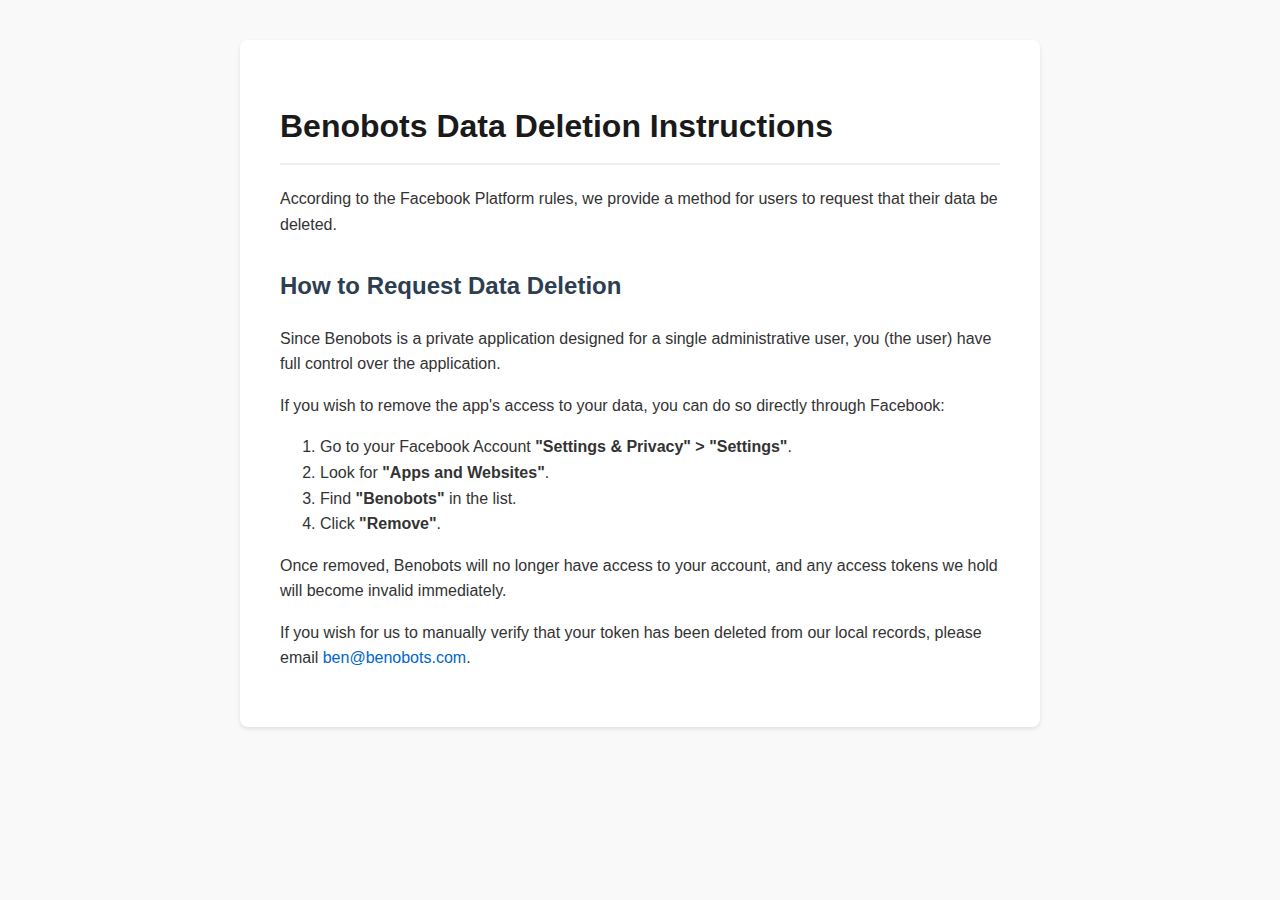
<file: deletion.html>
<!DOCTYPE html>
<html lang="en">
<head>
    <meta charset="UTF-8">
    <meta name="viewport" content="width=device-width, initial-scale=1.0">
    <title>Data Deletion Instructions - Benobots</title>
    <style>
        body {
            font-family: -apple-system, BlinkMacSystemFont, "Segoe UI", Roboto, Helvetica, Arial, sans-serif;
            line-height: 1.6;
            color: #333;
            max-width: 800px;
            margin: 0 auto;
            padding: 40px 20px;
            background-color: #f9f9f9;
        }
        .container {
            background-color: #ffffff;
            padding: 40px;
            border-radius: 8px;
            box-shadow: 0 2px 4px rgba(0,0,0,0.1);
        }
        h1 { color: #1a1a1a; border-bottom: 2px solid #eee; padding-bottom: 10px; }
        h2 { color: #2c3e50; margin-top: 30px; }
        a { color: #0066cc; text-decoration: none; }
    </style>
</head>
<body>
    <div class="container">
        <h1>Benobots Data Deletion Instructions</h1>
        <p>According to the Facebook Platform rules, we provide a method for users to request that their data be deleted.</p>

        <h2>How to Request Data Deletion</h2>
        <p>Since Benobots is a private application designed for a single administrative user, you (the user) have full control over the application.</p>
        
        <p>If you wish to remove the app's access to your data, you can do so directly through Facebook:</p>
        <ol>
            <li>Go to your Facebook Account <strong>"Settings & Privacy" > "Settings"</strong>.</li>
            <li>Look for <strong>"Apps and Websites"</strong>.</li>
            <li>Find <strong>"Benobots"</strong> in the list.</li>
            <li>Click <strong>"Remove"</strong>.</li>
        </ol>

        <p>Once removed, Benobots will no longer have access to your account, and any access tokens we hold will become invalid immediately.</p>
        
        <p>If you wish for us to manually verify that your token has been deleted from our local records, please email <a href="mailto:ben@benobots.com">ben@benobots.com</a>.</p>
    </div>
</body>
</html>
</file>
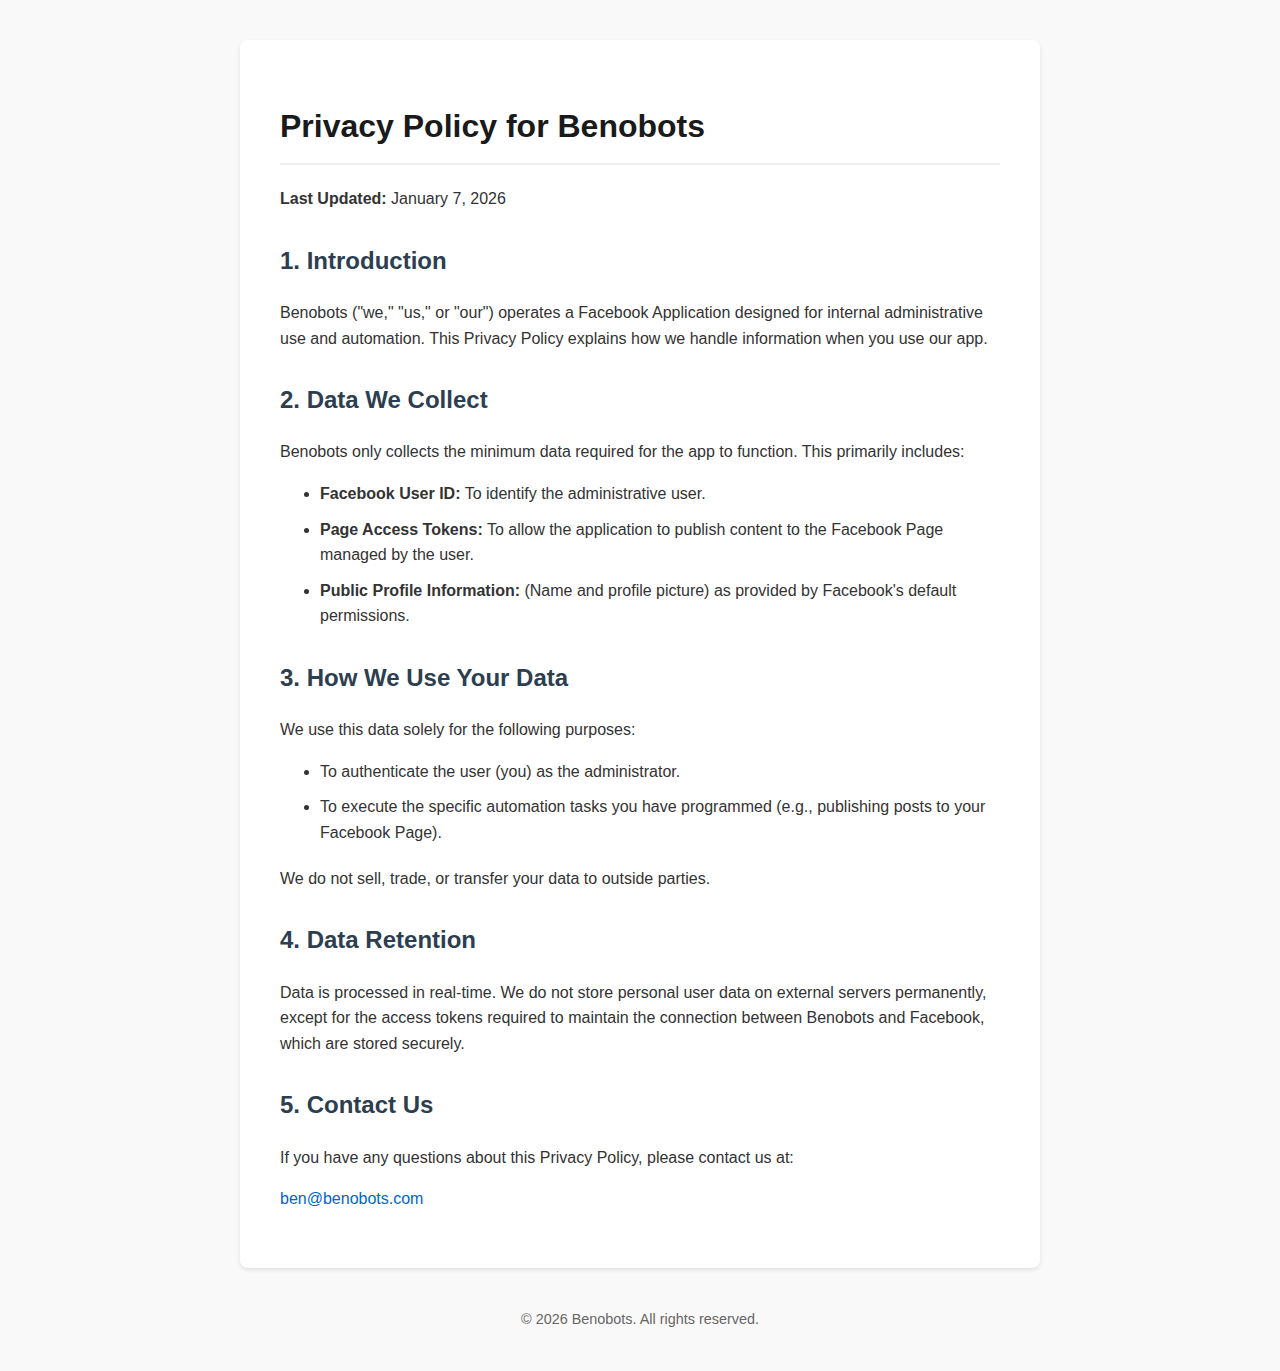
<file: privacy.html>
<!DOCTYPE html>
<html lang="en">
<head>
    <meta charset="UTF-8">
    <meta name="viewport" content="width=device-width, initial-scale=1.0">
    <title>Privacy Policy - Benobots</title>
    <style>
        body {
            font-family: -apple-system, BlinkMacSystemFont, "Segoe UI", Roboto, Helvetica, Arial, sans-serif;
            line-height: 1.6;
            color: #333;
            max-width: 800px;
            margin: 0 auto;
            padding: 40px 20px;
            background-color: #f9f9f9;
        }
        .container {
            background-color: #ffffff;
            padding: 40px;
            border-radius: 8px;
            box-shadow: 0 2px 4px rgba(0,0,0,0.1);
        }
        h1 {
            color: #1a1a1a;
            border-bottom: 2px solid #eee;
            padding-bottom: 10px;
        }
        h2 {
            color: #2c3e50;
            margin-top: 30px;
        }
        ul {
            margin-bottom: 20px;
        }
        li {
            margin-bottom: 10px;
        }
        a {
            color: #0066cc;
            text-decoration: none;
        }
        a:hover {
            text-decoration: underline;
        }
        .footer {
            margin-top: 40px;
            font-size: 0.9em;
            color: #666;
            text-align: center;
        }
    </style>
</head>
<body>

    <div class="container">
        <h1>Privacy Policy for Benobots</h1>
        <p><strong>Last Updated:</strong> January 7, 2026</p>

        <h2>1. Introduction</h2>
        <p>Benobots ("we," "us," or "our") operates a Facebook Application designed for internal administrative use and automation. This Privacy Policy explains how we handle information when you use our app.</p>

        <h2>2. Data We Collect</h2>
        <p>Benobots only collects the minimum data required for the app to function. This primarily includes:</p>
        <ul>
            <li><strong>Facebook User ID:</strong> To identify the administrative user.</li>
            <li><strong>Page Access Tokens:</strong> To allow the application to publish content to the Facebook Page managed by the user.</li>
            <li><strong>Public Profile Information:</strong> (Name and profile picture) as provided by Facebook's default permissions.</li>
        </ul>

        <h2>3. How We Use Your Data</h2>
        <p>We use this data solely for the following purposes:</p>
        <ul>
            <li>To authenticate the user (you) as the administrator.</li>
            <li>To execute the specific automation tasks you have programmed (e.g., publishing posts to your Facebook Page).</li>
        </ul>
        <p>We do not sell, trade, or transfer your data to outside parties.</p>

        <h2>4. Data Retention</h2>
        <p>Data is processed in real-time. We do not store personal user data on external servers permanently, except for the access tokens required to maintain the connection between Benobots and Facebook, which are stored securely.</p>

        <h2>5. Contact Us</h2>
        <p>If you have any questions about this Privacy Policy, please contact us at:</p>
        <p><a href="mailto:ben@benobots.com">ben@benobots.com</a></p>
    </div>

    <div class="footer">
        &copy; 2026 Benobots. All rights reserved.
    </div>

</body>
</html>
</file>
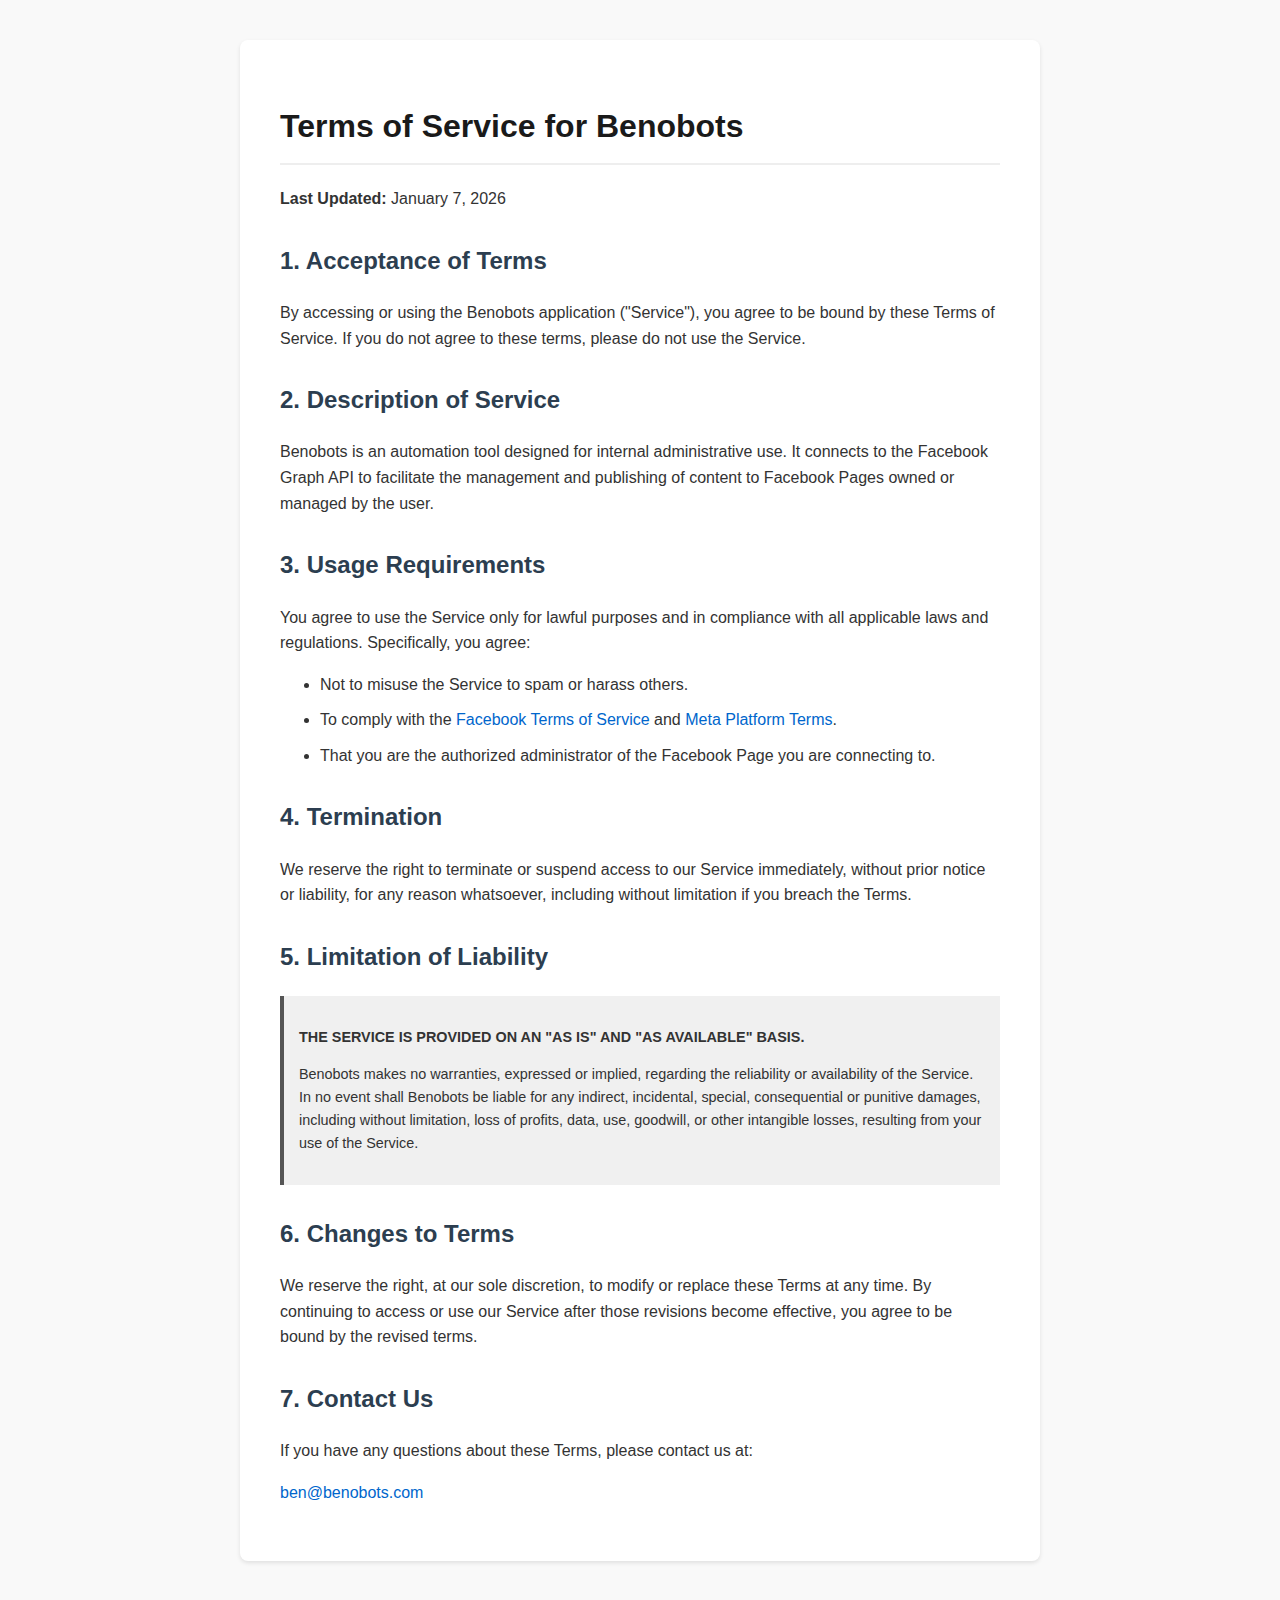
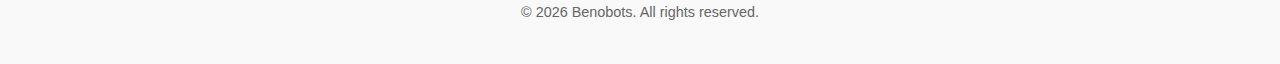
<file: terms.html>
<!DOCTYPE html>
<html lang="en">
<head>
    <meta charset="UTF-8">
    <meta name="viewport" content="width=device-width, initial-scale=1.0">
    <title>Terms of Service - Benobots</title>
    <style>
        body {
            font-family: -apple-system, BlinkMacSystemFont, "Segoe UI", Roboto, Helvetica, Arial, sans-serif;
            line-height: 1.6;
            color: #333;
            max-width: 800px;
            margin: 0 auto;
            padding: 40px 20px;
            background-color: #f9f9f9;
        }
        .container {
            background-color: #ffffff;
            padding: 40px;
            border-radius: 8px;
            box-shadow: 0 2px 4px rgba(0,0,0,0.1);
        }
        h1 { color: #1a1a1a; border-bottom: 2px solid #eee; padding-bottom: 10px; }
        h2 { color: #2c3e50; margin-top: 30px; }
        ul { margin-bottom: 20px; }
        li { margin-bottom: 10px; }
        a { color: #0066cc; text-decoration: none; }
        a:hover { text-decoration: underline; }
        .footer { margin-top: 40px; font-size: 0.9em; color: #666; text-align: center; }
        .disclaimer { background-color: #f0f0f0; padding: 15px; border-left: 4px solid #555; font-size: 0.9em; }
    </style>
</head>
<body>

    <div class="container">
        <h1>Terms of Service for Benobots</h1>
        <p><strong>Last Updated:</strong> January 7, 2026</p>

        <h2>1. Acceptance of Terms</h2>
        <p>By accessing or using the Benobots application ("Service"), you agree to be bound by these Terms of Service. If you do not agree to these terms, please do not use the Service.</p>

        <h2>2. Description of Service</h2>
        <p>Benobots is an automation tool designed for internal administrative use. It connects to the Facebook Graph API to facilitate the management and publishing of content to Facebook Pages owned or managed by the user.</p>

        <h2>3. Usage Requirements</h2>
        <p>You agree to use the Service only for lawful purposes and in compliance with all applicable laws and regulations. Specifically, you agree:</p>
        <ul>
            <li>Not to misuse the Service to spam or harass others.</li>
            <li>To comply with the <a href="https://www.facebook.com/terms.php" target="_blank">Facebook Terms of Service</a> and <a href="https://developers.facebook.com/terms/" target="_blank">Meta Platform Terms</a>.</li>
            <li>That you are the authorized administrator of the Facebook Page you are connecting to.</li>
        </ul>

        <h2>4. Termination</h2>
        <p>We reserve the right to terminate or suspend access to our Service immediately, without prior notice or liability, for any reason whatsoever, including without limitation if you breach the Terms.</p>

        <h2>5. Limitation of Liability</h2>
        <div class="disclaimer">
            <p><strong>THE SERVICE IS PROVIDED ON AN "AS IS" AND "AS AVAILABLE" BASIS.</strong></p>
            <p>Benobots makes no warranties, expressed or implied, regarding the reliability or availability of the Service. In no event shall Benobots be liable for any indirect, incidental, special, consequential or punitive damages, including without limitation, loss of profits, data, use, goodwill, or other intangible losses, resulting from your use of the Service.</p>
        </div>

        <h2>6. Changes to Terms</h2>
        <p>We reserve the right, at our sole discretion, to modify or replace these Terms at any time. By continuing to access or use our Service after those revisions become effective, you agree to be bound by the revised terms.</p>

        <h2>7. Contact Us</h2>
        <p>If you have any questions about these Terms, please contact us at:</p>
        <p><a href="mailto:ben@benobots.com">ben@benobots.com</a></p>
    </div>

    <div class="footer">
        &copy; 2026 Benobots. All rights reserved.
    </div>

</body>
</html>
</file>
